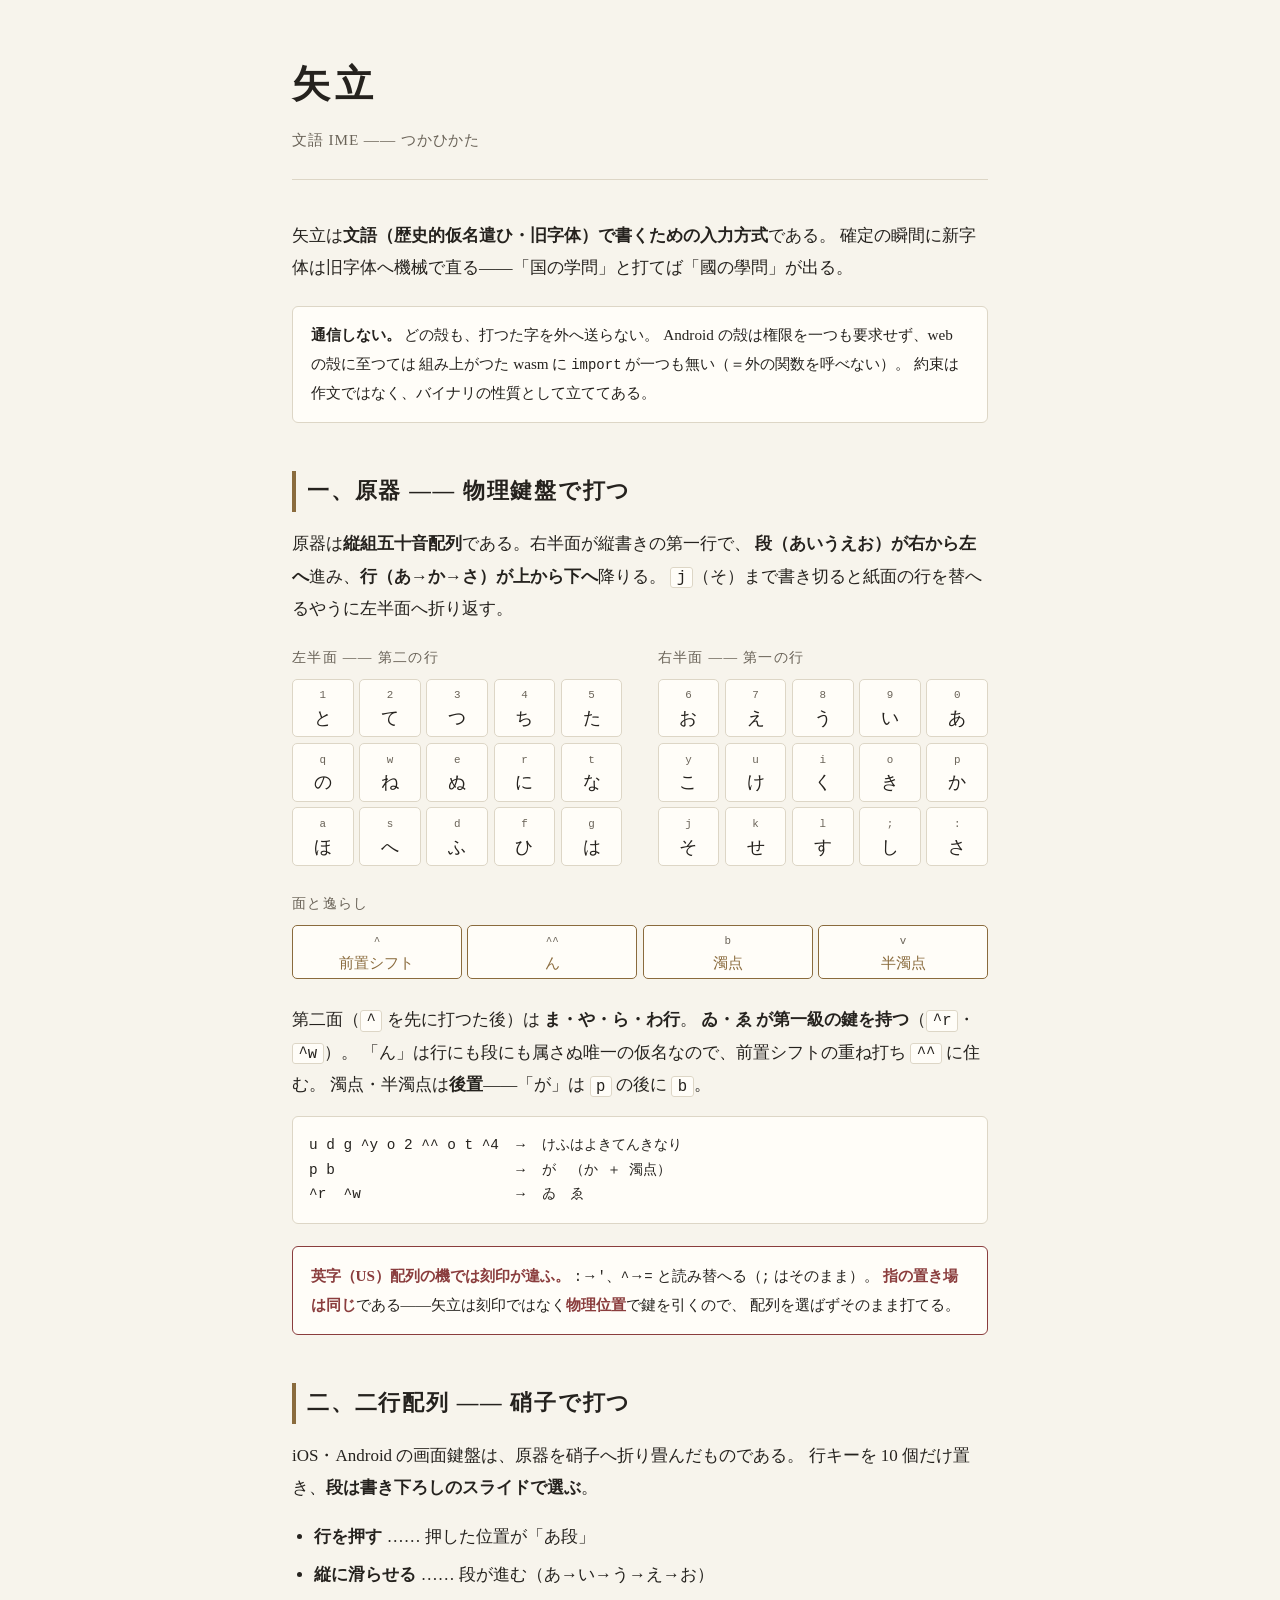
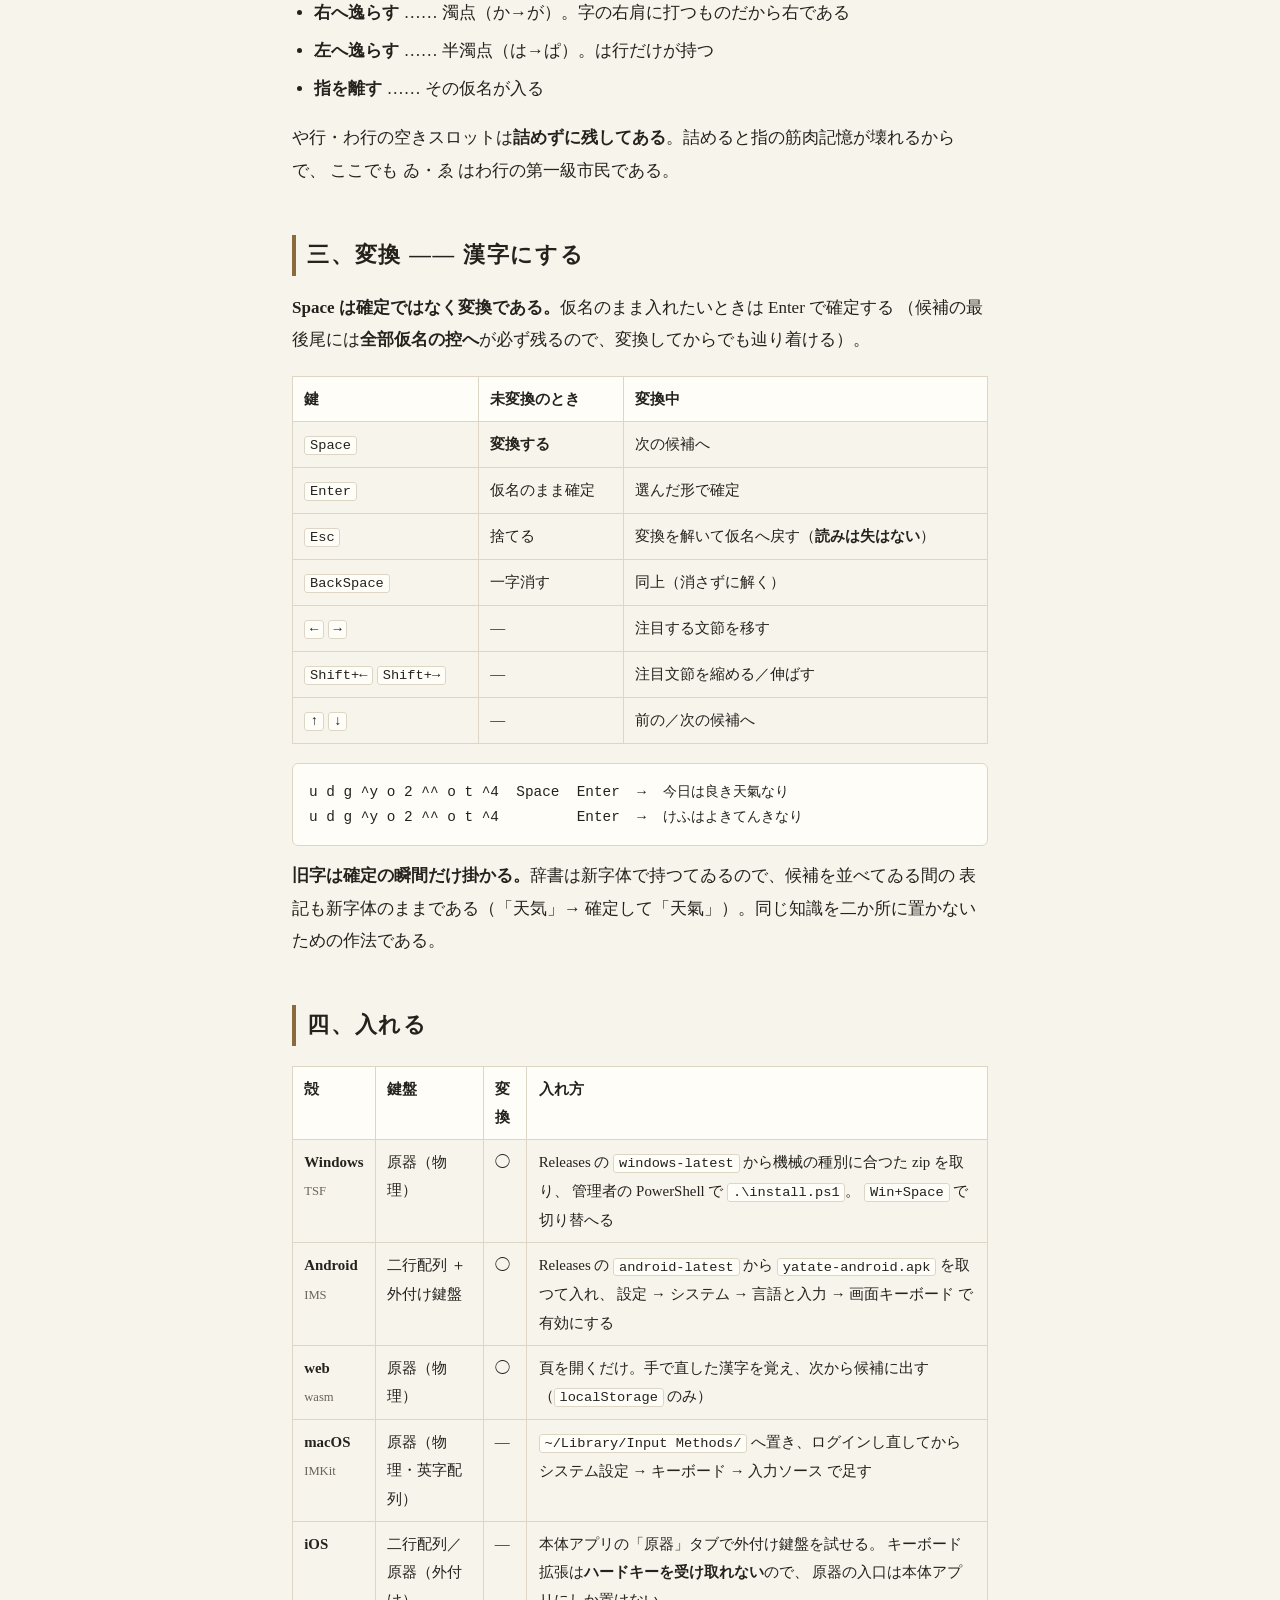
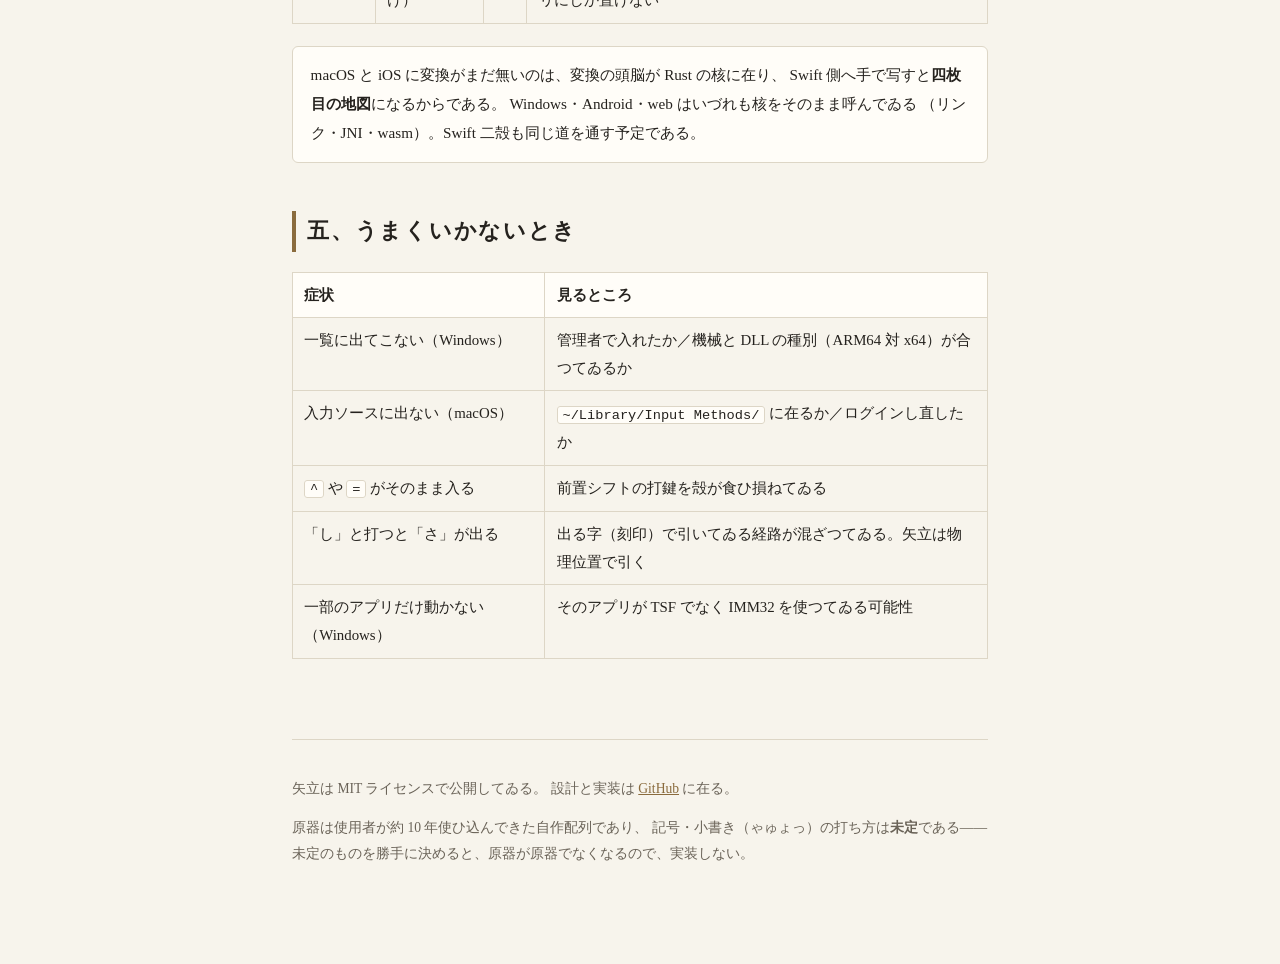
<file: site/index.html>
<!DOCTYPE html>
<html lang="ja">
<head>
<meta charset="utf-8">
<meta name="viewport" content="width=device-width, initial-scale=1">
<title>矢立 — つかひかた</title>
<meta name="description" content="矢立（文語 IME）のつかひかた。原器（縦組五十音配列）と二行配列、変換の手つき、五つの殻への導入。">
<style>
  :root {
    --paper: #f7f4ec;
    --sumi: #25221e;
    --fringe: #6a6358;
    --accent: #8a6b3d;
    --edge: #ddd6c6;
    --key: #fffdf8;
    --warn: #8a3d3d;
  }
  @media (prefers-color-scheme: dark) {
    :root {
      --paper: #14120f;
      --sumi: #e8e2d6;
      --fringe: #9a9184;
      --accent: #c9a668;
      --edge: #34302a;
      --key: #1d1a16;
      --warn: #d98a8a;
    }
  }
  :root[data-theme="light"] {
    --paper: #f7f4ec; --sumi: #25221e; --fringe: #6a6358;
    --accent: #8a6b3d; --edge: #ddd6c6; --key: #fffdf8; --warn: #8a3d3d;
  }
  :root[data-theme="dark"] {
    --paper: #14120f; --sumi: #e8e2d6; --fringe: #9a9184;
    --accent: #c9a668; --edge: #34302a; --key: #1d1a16; --warn: #d98a8a;
  }

  * { box-sizing: border-box; }
  body {
    margin: 0;
    background: var(--paper);
    color: var(--sumi);
    font-family: "Hiragino Mincho ProN", "Yu Mincho", "Noto Serif JP", serif;
    line-height: 1.9;
    font-size: 17px;
  }
  .wrap { max-width: 46rem; margin: 0 auto; padding: 3rem 1.25rem 6rem; }

  header { border-bottom: 1px solid var(--edge); padding-bottom: 1.5rem; margin-bottom: 2.5rem; }
  h1 { font-size: 2.4rem; margin: 0 0 .3rem; letter-spacing: .12em; font-weight: 600; }
  .sub { color: var(--fringe); font-size: .95rem; letter-spacing: .06em; margin: 0; }

  h2 {
    font-size: 1.35rem; margin: 3rem 0 1rem; padding-left: .7rem;
    border-left: 4px solid var(--accent); letter-spacing: .08em; font-weight: 600;
  }
  h3 { font-size: 1.05rem; margin: 2rem 0 .6rem; letter-spacing: .06em; color: var(--accent); }
  p { margin: .8rem 0; }
  strong { font-weight: 700; }
  a { color: var(--accent); }

  .lead { font-size: 1.05rem; }
  .note {
    border: 1px solid var(--edge); background: var(--key);
    padding: .9rem 1.1rem; border-radius: 6px; margin: 1.4rem 0;
    font-size: .95rem;
  }
  .note.warn { border-color: var(--warn); }
  .note.warn strong { color: var(--warn); }

  pre {
    background: var(--key); border: 1px solid var(--edge); border-radius: 6px;
    padding: 1rem; overflow-x: auto; font-size: .9rem; line-height: 1.7;
    font-family: "SFMono-Regular", Consolas, "Noto Sans Mono", monospace;
  }
  code { font-family: "SFMono-Regular", Consolas, "Noto Sans Mono", monospace; font-size: .92em; }
  p code, li code, td code {
    background: var(--key); border: 1px solid var(--edge);
    padding: .05em .35em; border-radius: 3px;
  }

  .scroll { overflow-x: auto; margin: 1.2rem 0; }
  table { border-collapse: collapse; width: 100%; font-size: .93rem; }
  th, td { border: 1px solid var(--edge); padding: .5rem .7rem; text-align: left; vertical-align: top; }
  th { background: var(--key); font-weight: 600; }

  /* 原器の図 */
  .genki { display: flex; gap: 2.2rem; flex-wrap: wrap; margin: 1.2rem 0; }
  .half { flex: 1 1 15rem; }
  .half h4 { margin: 0 0 .5rem; font-size: .85rem; color: var(--fringe); font-weight: 500; letter-spacing: .1em; }
  .krow { display: flex; gap: .35rem; margin-bottom: .35rem; }
  .k {
    flex: 1; min-width: 2.6rem; border: 1px solid var(--edge); background: var(--key);
    border-radius: 5px; text-align: center; padding: .35rem .1rem .3rem;
  }
  .k .cap { display: block; font-size: .68rem; color: var(--fringe); font-family: monospace; }
  .k .kana { display: block; font-size: 1.15rem; line-height: 1.4; }
  .k.special { border-color: var(--accent); }
  .k.special .kana { color: var(--accent); font-size: .95rem; }

  ul, ol { padding-left: 1.4rem; }
  li { margin: .35rem 0; }

  footer {
    margin-top: 5rem; padding-top: 1.5rem; border-top: 1px solid var(--edge);
    color: var(--fringe); font-size: .85rem;
  }
</style>
</head>
<body>
<div class="wrap">

<header>
  <h1>矢立</h1>
  <p class="sub">文語 IME —— つかひかた</p>
</header>

<p class="lead">
矢立は<strong>文語（歴史的仮名遣ひ・旧字体）で書くための入力方式</strong>である。
確定の瞬間に新字体は旧字体へ機械で直る——「国の学問」と打てば「國の學問」が出る。
</p>

<div class="note">
  <strong>通信しない。</strong> どの殻も、打つた字を外へ送らない。
  Android の殻は権限を一つも要求せず、web の殻に至つては
  組み上がつた wasm に <code>import</code> が一つも無い（＝外の関数を呼べない）。
  約束は作文ではなく、バイナリの性質として立ててある。
</div>

<h2>一、原器 —— 物理鍵盤で打つ</h2>

<p>
原器は<strong>縦組五十音配列</strong>である。右半面が縦書きの第一行で、
<strong>段（あいうえお）が右から左へ</strong>進み、<strong>行（あ→か→さ）が上から下へ</strong>降りる。
<code>j</code>（そ）まで書き切ると紙面の行を替へるやうに左半面へ折り返す。
</p>

<div class="genki">
  <div class="half">
    <h4>左半面 —— 第二の行</h4>
    <div class="krow">
      <div class="k"><span class="cap">1</span><span class="kana">と</span></div>
      <div class="k"><span class="cap">2</span><span class="kana">て</span></div>
      <div class="k"><span class="cap">3</span><span class="kana">つ</span></div>
      <div class="k"><span class="cap">4</span><span class="kana">ち</span></div>
      <div class="k"><span class="cap">5</span><span class="kana">た</span></div>
    </div>
    <div class="krow">
      <div class="k"><span class="cap">q</span><span class="kana">の</span></div>
      <div class="k"><span class="cap">w</span><span class="kana">ね</span></div>
      <div class="k"><span class="cap">e</span><span class="kana">ぬ</span></div>
      <div class="k"><span class="cap">r</span><span class="kana">に</span></div>
      <div class="k"><span class="cap">t</span><span class="kana">な</span></div>
    </div>
    <div class="krow">
      <div class="k"><span class="cap">a</span><span class="kana">ほ</span></div>
      <div class="k"><span class="cap">s</span><span class="kana">へ</span></div>
      <div class="k"><span class="cap">d</span><span class="kana">ふ</span></div>
      <div class="k"><span class="cap">f</span><span class="kana">ひ</span></div>
      <div class="k"><span class="cap">g</span><span class="kana">は</span></div>
    </div>
  </div>

  <div class="half">
    <h4>右半面 —— 第一の行</h4>
    <div class="krow">
      <div class="k"><span class="cap">6</span><span class="kana">お</span></div>
      <div class="k"><span class="cap">7</span><span class="kana">え</span></div>
      <div class="k"><span class="cap">8</span><span class="kana">う</span></div>
      <div class="k"><span class="cap">9</span><span class="kana">い</span></div>
      <div class="k"><span class="cap">0</span><span class="kana">あ</span></div>
    </div>
    <div class="krow">
      <div class="k"><span class="cap">y</span><span class="kana">こ</span></div>
      <div class="k"><span class="cap">u</span><span class="kana">け</span></div>
      <div class="k"><span class="cap">i</span><span class="kana">く</span></div>
      <div class="k"><span class="cap">o</span><span class="kana">き</span></div>
      <div class="k"><span class="cap">p</span><span class="kana">か</span></div>
    </div>
    <div class="krow">
      <div class="k"><span class="cap">j</span><span class="kana">そ</span></div>
      <div class="k"><span class="cap">k</span><span class="kana">せ</span></div>
      <div class="k"><span class="cap">l</span><span class="kana">す</span></div>
      <div class="k"><span class="cap">;</span><span class="kana">し</span></div>
      <div class="k"><span class="cap">:</span><span class="kana">さ</span></div>
    </div>
  </div>
</div>

<div class="genki">
  <div class="half">
    <h4>面と逸らし</h4>
    <div class="krow">
      <div class="k special"><span class="cap">^</span><span class="kana">前置シフト</span></div>
      <div class="k special"><span class="cap">^^</span><span class="kana">ん</span></div>
      <div class="k special"><span class="cap">b</span><span class="kana">濁点</span></div>
      <div class="k special"><span class="cap">v</span><span class="kana">半濁点</span></div>
    </div>
  </div>
</div>

<p>
第二面（<code>^</code> を先に打つた後）は <strong>ま・や・ら・わ行</strong>。
<strong>ゐ・ゑ が第一級の鍵を持つ</strong>（<code>^r</code>・<code>^w</code>）。
「ん」は行にも段にも属さぬ唯一の仮名なので、前置シフトの重ね打ち <code>^^</code> に住む。
濁点・半濁点は<strong>後置</strong>——「が」は <code>p</code> の後に <code>b</code>。
</p>

<pre>u d g ^y o 2 ^^ o t ^4  →  けふはよきてんきなり
p b                     →  が　（か ＋ 濁点）
^r  ^w                  →  ゐ　ゑ</pre>

<div class="note warn">
  <strong>英字（US）配列の機では刻印が違ふ。</strong>
  <code>:</code>→<code>'</code>、<code>^</code>→<code>=</code> と読み替へる（<code>;</code> はそのまま）。
  <strong>指の置き場は同じ</strong>である——矢立は刻印ではなく<strong>物理位置</strong>で鍵を引くので、
  配列を選ばずそのまま打てる。
</div>

<h2>二、二行配列 —— 硝子で打つ</h2>

<p>
iOS・Android の画面鍵盤は、原器を硝子へ折り畳んだものである。
行キーを 10 個だけ置き、<strong>段は書き下ろしのスライドで選ぶ</strong>。
</p>

<ul>
  <li><strong>行を押す</strong> …… 押した位置が「あ段」</li>
  <li><strong>縦に滑らせる</strong> …… 段が進む（あ→い→う→え→お）</li>
  <li><strong>右へ逸らす</strong> …… 濁点（か→が）。字の右肩に打つものだから右である</li>
  <li><strong>左へ逸らす</strong> …… 半濁点（は→ぱ）。は行だけが持つ</li>
  <li><strong>指を離す</strong> …… その仮名が入る</li>
</ul>

<p>
や行・わ行の空きスロットは<strong>詰めずに残してある</strong>。詰めると指の筋肉記憶が壊れるからで、
ここでも ゐ・ゑ はわ行の第一級市民である。
</p>

<h2>三、変換 —— 漢字にする</h2>

<p>
<strong>Space は確定ではなく変換である。</strong>仮名のまま入れたいときは Enter で確定する
（候補の最後尾には<strong>全部仮名の控へ</strong>が必ず残るので、変換してからでも辿り着ける）。
</p>

<div class="scroll">
<table>
  <thead><tr><th>鍵</th><th>未変換のとき</th><th>変換中</th></tr></thead>
  <tbody>
    <tr><td><code>Space</code></td><td><strong>変換する</strong></td><td>次の候補へ</td></tr>
    <tr><td><code>Enter</code></td><td>仮名のまま確定</td><td>選んだ形で確定</td></tr>
    <tr><td><code>Esc</code></td><td>捨てる</td><td>変換を解いて仮名へ戻す（<strong>読みは失はない</strong>）</td></tr>
    <tr><td><code>BackSpace</code></td><td>一字消す</td><td>同上（消さずに解く）</td></tr>
    <tr><td><code>←</code> <code>→</code></td><td>—</td><td>注目する文節を移す</td></tr>
    <tr><td><code>Shift+←</code> <code>Shift+→</code></td><td>—</td><td>注目文節を縮める／伸ばす</td></tr>
    <tr><td><code>↑</code> <code>↓</code></td><td>—</td><td>前の／次の候補へ</td></tr>
  </tbody>
</table>
</div>

<pre>u d g ^y o 2 ^^ o t ^4  Space  Enter  →  今日は良き天氣なり
u d g ^y o 2 ^^ o t ^4         Enter  →  けふはよきてんきなり</pre>

<p>
<strong>旧字は確定の瞬間だけ掛かる。</strong>辞書は新字体で持つてゐるので、候補を並べてゐる間の
表記も新字体のままである（「天気」→ 確定して「天氣」）。同じ知識を二か所に置かないための作法である。
</p>

<h2>四、入れる</h2>

<div class="scroll">
<table>
  <thead><tr><th>殻</th><th>鍵盤</th><th>変換</th><th>入れ方</th></tr></thead>
  <tbody>
    <tr>
      <td><strong>Windows</strong><br><span style="color:var(--fringe);font-size:.85em">TSF</span></td>
      <td>原器（物理）</td><td>◯</td>
      <td>Releases の <code>windows-latest</code> から機械の種別に合つた zip を取り、
          管理者の PowerShell で <code>.\install.ps1</code>。
          <code>Win+Space</code> で切り替へる</td>
    </tr>
    <tr>
      <td><strong>Android</strong><br><span style="color:var(--fringe);font-size:.85em">IMS</span></td>
      <td>二行配列 ＋ 外付け鍵盤</td><td>◯</td>
      <td>Releases の <code>android-latest</code> から <code>yatate-android.apk</code> を取つて入れ、
          設定 → システム → 言語と入力 → 画面キーボード で有効にする</td>
    </tr>
    <tr>
      <td><strong>web</strong><br><span style="color:var(--fringe);font-size:.85em">wasm</span></td>
      <td>原器（物理）</td><td>◯</td>
      <td>頁を開くだけ。手で直した漢字を覚え、次から候補に出す（<code>localStorage</code> のみ）</td>
    </tr>
    <tr>
      <td><strong>macOS</strong><br><span style="color:var(--fringe);font-size:.85em">IMKit</span></td>
      <td>原器（物理・英字配列）</td><td>—</td>
      <td><code>~/Library/Input Methods/</code> へ置き、ログインし直してから
          システム設定 → キーボード → 入力ソース で足す</td>
    </tr>
    <tr>
      <td><strong>iOS</strong></td>
      <td>二行配列／原器（外付け）</td><td>—</td>
      <td>本体アプリの「原器」タブで外付け鍵盤を試せる。
          キーボード拡張は<strong>ハードキーを受け取れない</strong>ので、
          原器の入口は本体アプリにしか置けない</td>
    </tr>
  </tbody>
</table>
</div>

<div class="note">
  macOS と iOS に変換がまだ無いのは、変換の頭脳が Rust の核に在り、
  Swift 側へ手で写すと<strong>四枚目の地図</strong>になるからである。
  Windows・Android・web はいづれも核をそのまま呼んでゐる
  （リンク・JNI・wasm）。Swift 二殻も同じ道を通す予定である。
</div>

<h2>五、うまくいかないとき</h2>

<div class="scroll">
<table>
  <thead><tr><th>症状</th><th>見るところ</th></tr></thead>
  <tbody>
    <tr><td>一覧に出てこない（Windows）</td><td>管理者で入れたか／機械と DLL の種別（ARM64 対 x64）が合つてゐるか</td></tr>
    <tr><td>入力ソースに出ない（macOS）</td><td><code>~/Library/Input Methods/</code> に在るか／ログインし直したか</td></tr>
    <tr><td><code>^</code> や <code>=</code> がそのまま入る</td><td>前置シフトの打鍵を殻が食ひ損ねてゐる</td></tr>
    <tr><td>「し」と打つと「さ」が出る</td><td>出る字（刻印）で引いてゐる経路が混ざつてゐる。矢立は物理位置で引く</td></tr>
    <tr><td>一部のアプリだけ動かない（Windows）</td><td>そのアプリが TSF でなく IMM32 を使つてゐる可能性</td></tr>
  </tbody>
</table>
</div>

<footer>
  <p>
    矢立は MIT ライセンスで公開してゐる。
    設計と実装は <a href="https://github.com/s8tv9mvcz9-code/yatate">GitHub</a> に在る。
  </p>
  <p>
    原器は使用者が約 10 年使ひ込んできた自作配列であり、
    記号・小書き（ゃゅょっ）の打ち方は<strong>未定</strong>である——
    未定のものを勝手に決めると、原器が原器でなくなるので、実装しない。
  </p>
</footer>

</div>
</body>
</html>
</file>
